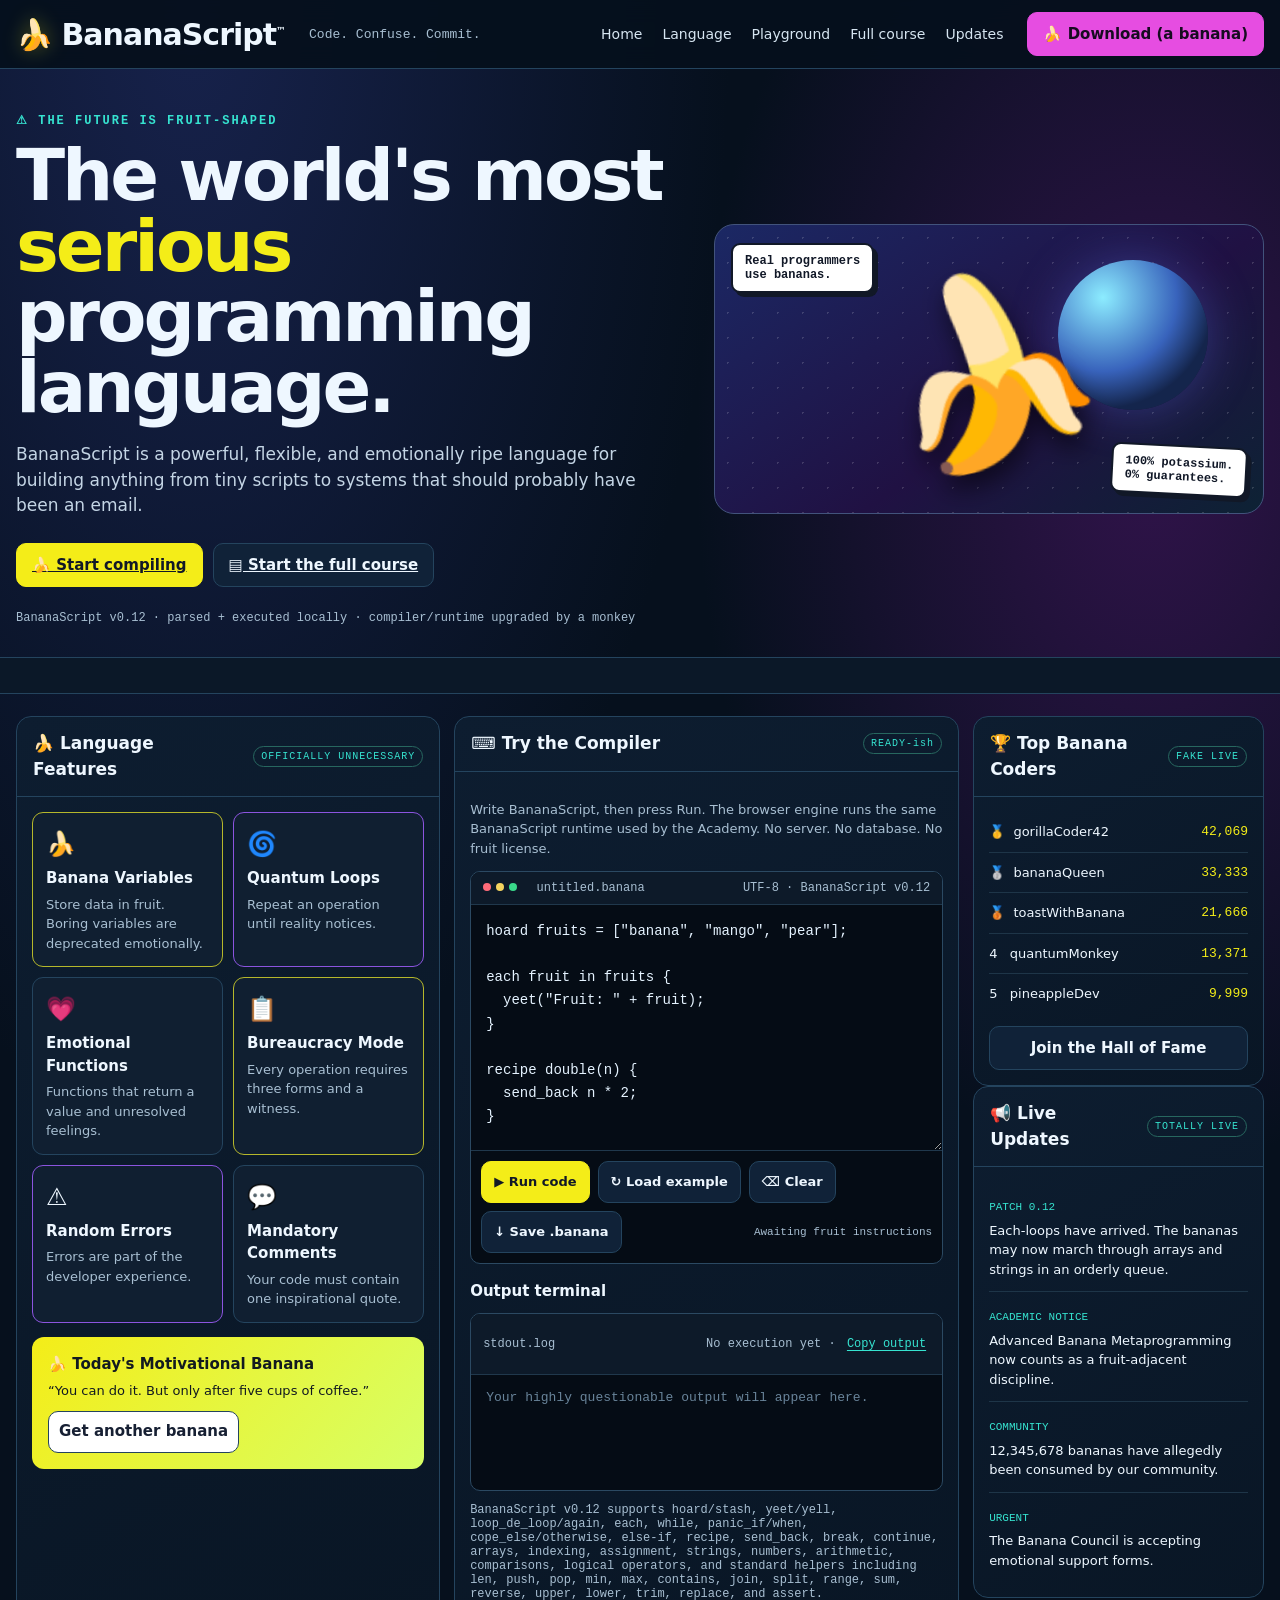
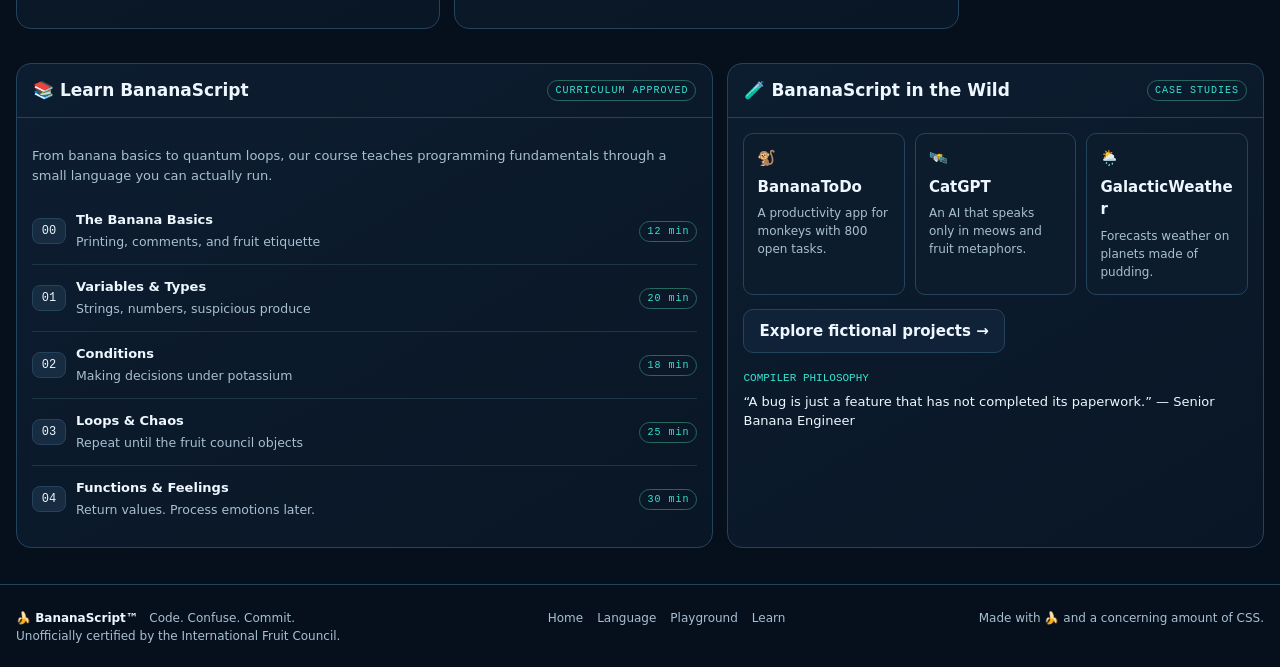
<file: index.html>
<!doctype html>
<html lang="en">
<head>
  <meta charset="utf-8">
  <meta name="viewport" content="width=device-width, initial-scale=1">
  <meta name="theme-color" content="#06101d"><meta name="description" content="Learn programming from zero to advanced with absurd examples, real concepts, and hands-on practice."><link rel="manifest" href="manifest.webmanifest"><link rel="icon" type="image/svg+xml" href="assets/banana.svg"><link rel="apple-touch-icon" href="assets/banana.svg">
  <meta name="description" content="BananaScript: a deeply unserious programming language with a surprisingly real browser compiler.">
  <title>BananaScript — Code. Confuse. Commit.</title>
  <link rel="stylesheet" href="css/style.css">
  <script src="js/banana.js?v=5" defer></script><script src="js/app.js?v=3" defer></script><script src="js/pwa.js?v=2" defer></script>
</head>
<body>
<header class="topbar"><div class="wrap nav"><a class="brand" href="#home"><span class="banana">🍌</span> BananaScript<sup>™</sup></a><span class="tagline">Code. Confuse. Commit.</span><nav class="navlinks" aria-label="Main navigation"><a href="index.html">Home</a><a href="#language">Language</a><a href="#playground">Playground</a><a href="learn.html">Full course</a><a href="#updates">Updates</a></nav><div class="nav-actions"><button class="navbutton" id="installButton" hidden>⬇ Install app</button><button class="navbutton" id="bananaButton">🍌 Download (a banana)</button></div></div></header>
<main id="home">
<section class="wrap hero"><div><div class="eyebrow">⚠ THE FUTURE IS FRUIT-SHAPED</div><h1>The world's most <span>serious</span> programming language.</h1><p>BananaScript is a powerful, flexible, and emotionally ripe language for building anything from tiny scripts to systems that should probably have been an email.</p><div class="actions"><a class="btn primary" href="#playground">🍌 Start compiling</a><a class="btn" href="learn.html">▤ Start the full course</a></div><div class="micro">BananaScript v0.12 · parsed + executed locally · compiler/runtime upgraded by a monkey</div></div><div class="hero-art" aria-label="A banana in a cosmic programming universe"><div class="planet"></div><div class="bigbanana" aria-hidden="true">🍌</div><div class="floatnote note1">Real programmers<br>use bananas.</div><div class="floatnote note2">100% potassium.<br>0% guarantees.</div></div></section>
<div class="ticker" aria-hidden="true"><span>🍌 BREAKING: BANANAS DECLARED Turing-COMPLETE BY A PANEL OF THREE MONKEYS · NEW PATCH: EACH LOOPS HAVE ARRIVED · PLEASE DO NOT RUN THE COMPILER IN A MICROWAVE · THE BANANA COUNCIL IS WATCHING · </span></div>
<section class="wrap layout"><section class="panel" id="language"><div class="panelhead"><h2>🍌 Language Features</h2><span class="pill">OFFICIALLY UNNECESSARY</span></div><div class="panelbody"><div class="featuregrid"><article class="feature"><div class="emoji">🍌</div><h3>Banana Variables</h3><p>Store data in fruit. Boring variables are deprecated emotionally.</p></article><article class="feature"><div class="emoji">🌀</div><h3>Quantum Loops</h3><p>Repeat an operation until reality notices.</p></article><article class="feature"><div class="emoji">💗</div><h3>Emotional Functions</h3><p>Functions that return a value and unresolved feelings.</p></article><article class="feature"><div class="emoji">📋</div><h3>Bureaucracy Mode</h3><p>Every operation requires three forms and a witness.</p></article><article class="feature"><div class="emoji">⚠️</div><h3>Random Errors</h3><p>Errors are part of the developer experience.</p></article><article class="feature"><div class="emoji">💬</div><h3>Mandatory Comments</h3><p>Your code must contain one inspirational quote.</p></article></div><div class="bananaquote"><strong>🍌 Today's Motivational Banana</strong><p id="quote">“You can do it. But only after five cups of coffee.”</p><button class="btn quote-btn" id="quoteButton">Get another banana</button></div></div></section>
<section class="panel" id="playground"><div class="panelhead"><h2>⌨ Try the Compiler</h2><span class="pill" id="compilerState">READY-ish</span></div><div class="panelbody"><p class="intro">Write BananaScript, then press Run. The browser engine runs the same BananaScript runtime used by the Academy. No server. No database. No fruit license.</p><div class="codebox"><div class="editorbar"><span><i class="dot red"></i><i class="dot yellow"></i><i class="dot green"></i> &nbsp;untitled.banana</span><span>UTF-8 · BananaScript v0.12</span></div><label class="sr" for="editor">BananaScript code editor</label><textarea class="editor" id="editor" spellcheck="false" autocapitalize="off" autocomplete="off">hoard fruits = ["banana", "mango", "pear"];

each fruit in fruits {
  yeet("Fruit: " + fruit);
}

recipe double(n) {
  send_back n * 2;
}

yeet("Twice: " + double(21));</textarea><div class="toolbar"><button class="btn primary" id="runButton">▶ Run code</button><button class="btn" id="exampleButton">↻ Load example</button><button class="btn" id="clearButton">⌫ Clear</button><button class="btn" id="saveCodeButton">↓ Save .banana</button><span class="status" id="status">Awaiting fruit instructions</span></div></div><h3 class="subheading">Output terminal</h3><div class="codebox"><div class="editorbar"><span>stdout.log</span><span><span id="runtime">No execution yet</span> · <button class="text-button" id="copyOutputButton" type="button">Copy output</button></span></div><pre class="output" id="output" aria-live="polite"></pre></div><p class="micro footnote">BananaScript v0.12 supports hoard/stash, yeet/yell, loop_de_loop/again, each, while, panic_if/when, cope_else/otherwise, else-if, recipe, send_back, break, continue, arrays, indexing, assignment, strings, numbers, arithmetic, comparisons, logical operators, and standard helpers including len, push, pop, min, max, contains, join, split, range, sum, reverse, upper, lower, trim, replace, and assert.</p></div></section>
<aside class="sidecol"><section class="panel"><div class="panelhead"><h3>🏆 Top Banana Coders</h3><span class="pill">FAKE LIVE</span></div><div class="panelbody"><div class="rankrow"><span>🥇 &nbsp;gorillaCoder42</span><span>42,069</span></div><div class="rankrow"><span>🥈 &nbsp;bananaQueen</span><span>33,333</span></div><div class="rankrow"><span>🥉 &nbsp;toastWithBanana</span><span>21,666</span></div><div class="rankrow"><span>4 &nbsp; quantumMonkey</span><span>13,371</span></div><div class="rankrow"><span>5 &nbsp; pineappleDev</span><span>9,999</span></div><button class="btn full" id="hallButton">Join the Hall of Fame</button></div></section><section class="panel" id="updates"><div class="panelhead"><h3>📢 Live Updates</h3><span class="pill">TOTALLY LIVE</span></div><div class="panelbody"><article class="notice"><small>PATCH 0.12</small><p>Each-loops have arrived. The bananas may now march through arrays and strings in an orderly queue.</p></article><article class="notice"><small>ACADEMIC NOTICE</small><p>Advanced Banana Metaprogramming now counts as a fruit-adjacent discipline.</p></article><article class="notice"><small>COMMUNITY</small><p>12,345,678 bananas have allegedly been consumed by our community.</p></article><article class="notice"><small>URGENT</small><p>The Banana Council is accepting emotional support forms.</p></article></div></section></aside></section>
<section class="wrap bottomgrid" id="learn"><section class="panel"><div class="panelhead"><h2>📚 Learn BananaScript</h2><span class="pill">CURRICULUM APPROVED</span></div><div class="panelbody"><p class="intro">From banana basics to quantum loops, our course teaches programming fundamentals through a small language you can actually run.</p><div class="lessonrow"><span class="lessonnum">00</span><div><strong>The Banana Basics</strong><small>Printing, comments, and fruit etiquette</small></div><span class="pill">12 min</span></div><div class="lessonrow"><span class="lessonnum">01</span><div><strong>Variables &amp; Types</strong><small>Strings, numbers, suspicious produce</small></div><span class="pill">20 min</span></div><div class="lessonrow"><span class="lessonnum">02</span><div><strong>Conditions</strong><small>Making decisions under potassium</small></div><span class="pill">18 min</span></div><div class="lessonrow"><span class="lessonnum">03</span><div><strong>Loops &amp; Chaos</strong><small>Repeat until the fruit council objects</small></div><span class="pill">25 min</span></div><div class="lessonrow"><span class="lessonnum">04</span><div><strong>Functions &amp; Feelings</strong><small>Return values. Process emotions later.</small></div><span class="pill">30 min</span></div></div></section><section class="panel"><div class="panelhead"><h2>🧪 BananaScript in the Wild</h2><span class="pill">CASE STUDIES</span></div><div class="panelbody"><div class="docs"><article class="doc"><span>🐒</span><strong>BananaToDo</strong><p>A productivity app for monkeys with 800 open tasks.</p></article><article class="doc"><span>🛰️</span><strong>CatGPT</strong><p>An AI that speaks only in meows and fruit metaphors.</p></article><article class="doc"><span>🌦️</span><strong>GalacticWeather</strong><p>Forecasts weather on planets made of pudding.</p></article></div><button class="btn projects-btn" id="projectsButton">Explore fictional projects →</button><article class="notice"><small>COMPILER PHILOSOPHY</small><p>“A bug is just a feature that has not completed its paperwork.” — Senior Banana Engineer</p></article></div></section></section>
</main>
<footer class="footer"><div class="wrap footerinner"><div><strong>🍌 BananaScript™</strong> &nbsp; Code. Confuse. Commit.<br><span>Unofficially certified by the International Fruit Council.</span></div><div><a href="#home">Home</a><a href="#language">Language</a><a href="#playground">Playground</a><a href="#learn">Learn</a></div><div>Made with 🍌 and a concerning amount of CSS.</div></div></footer><div class="toast" id="toast" role="status"></div>
</body></html>
</file>
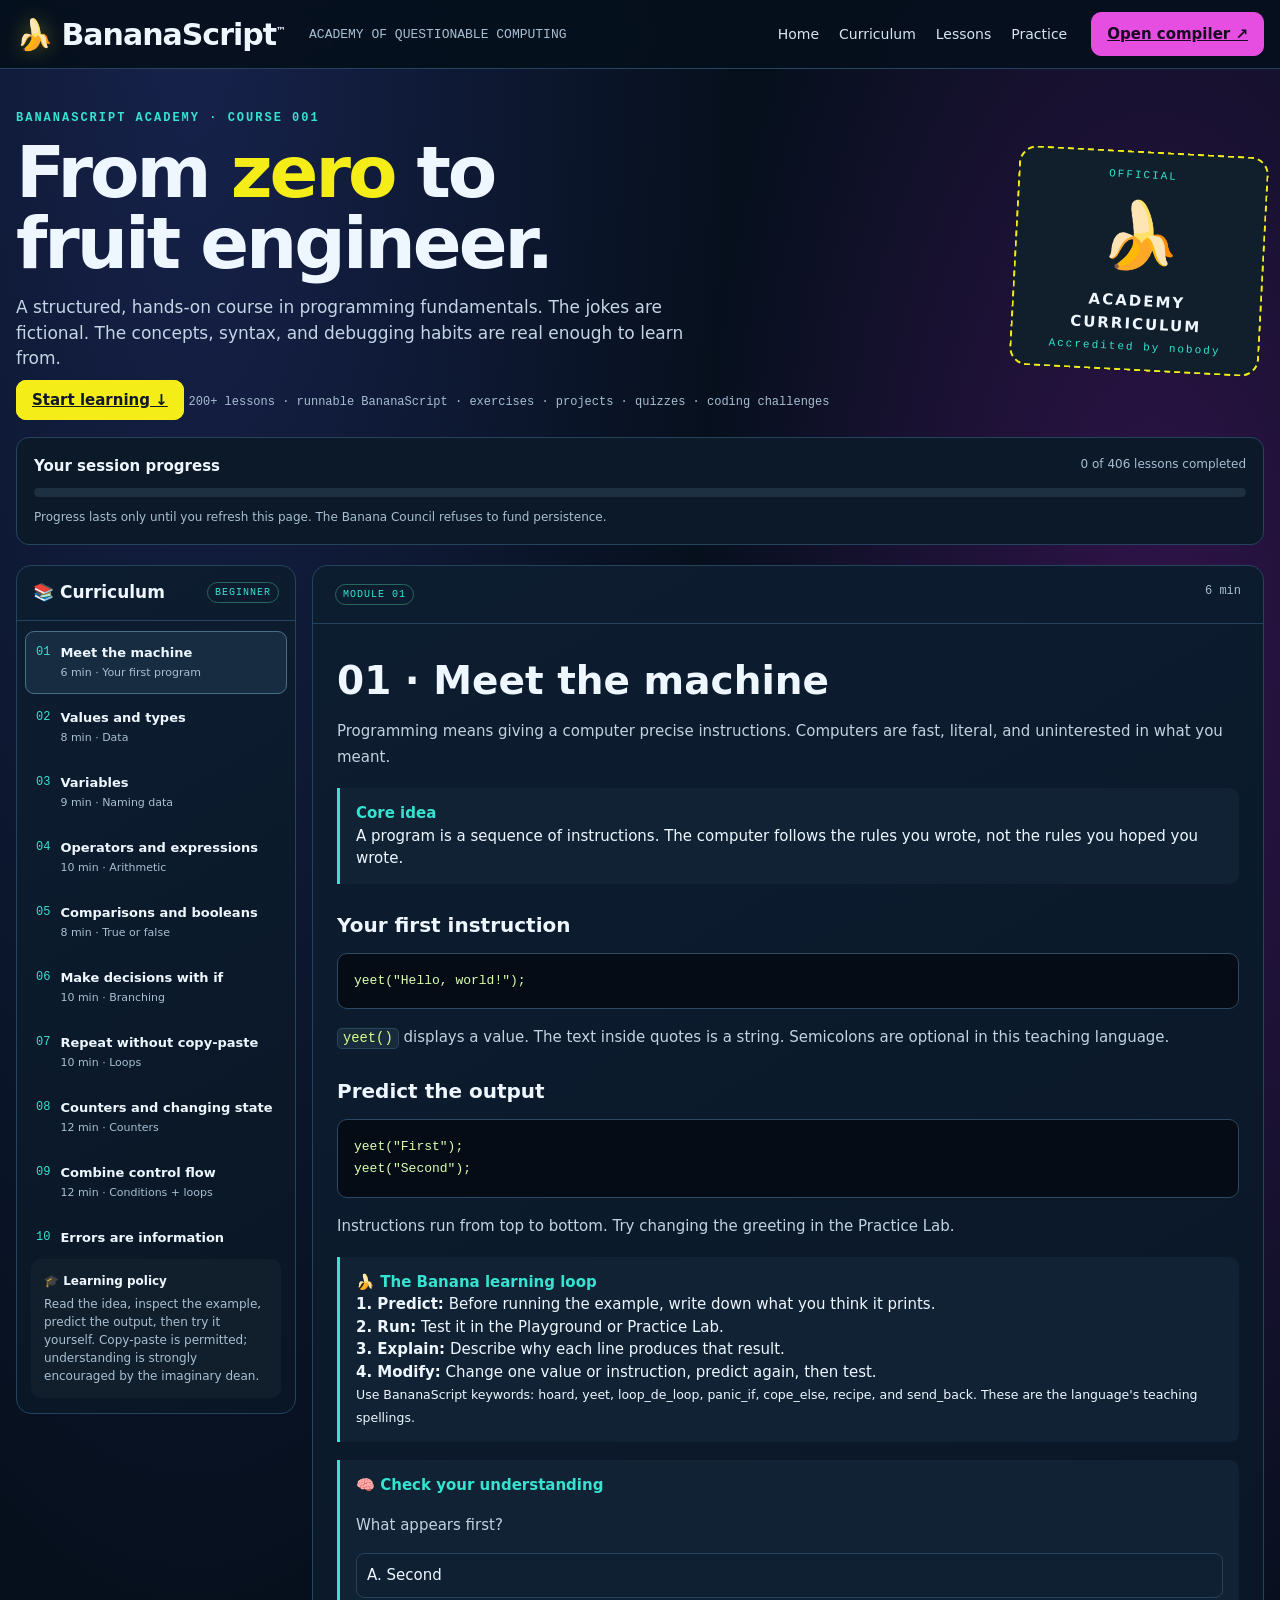
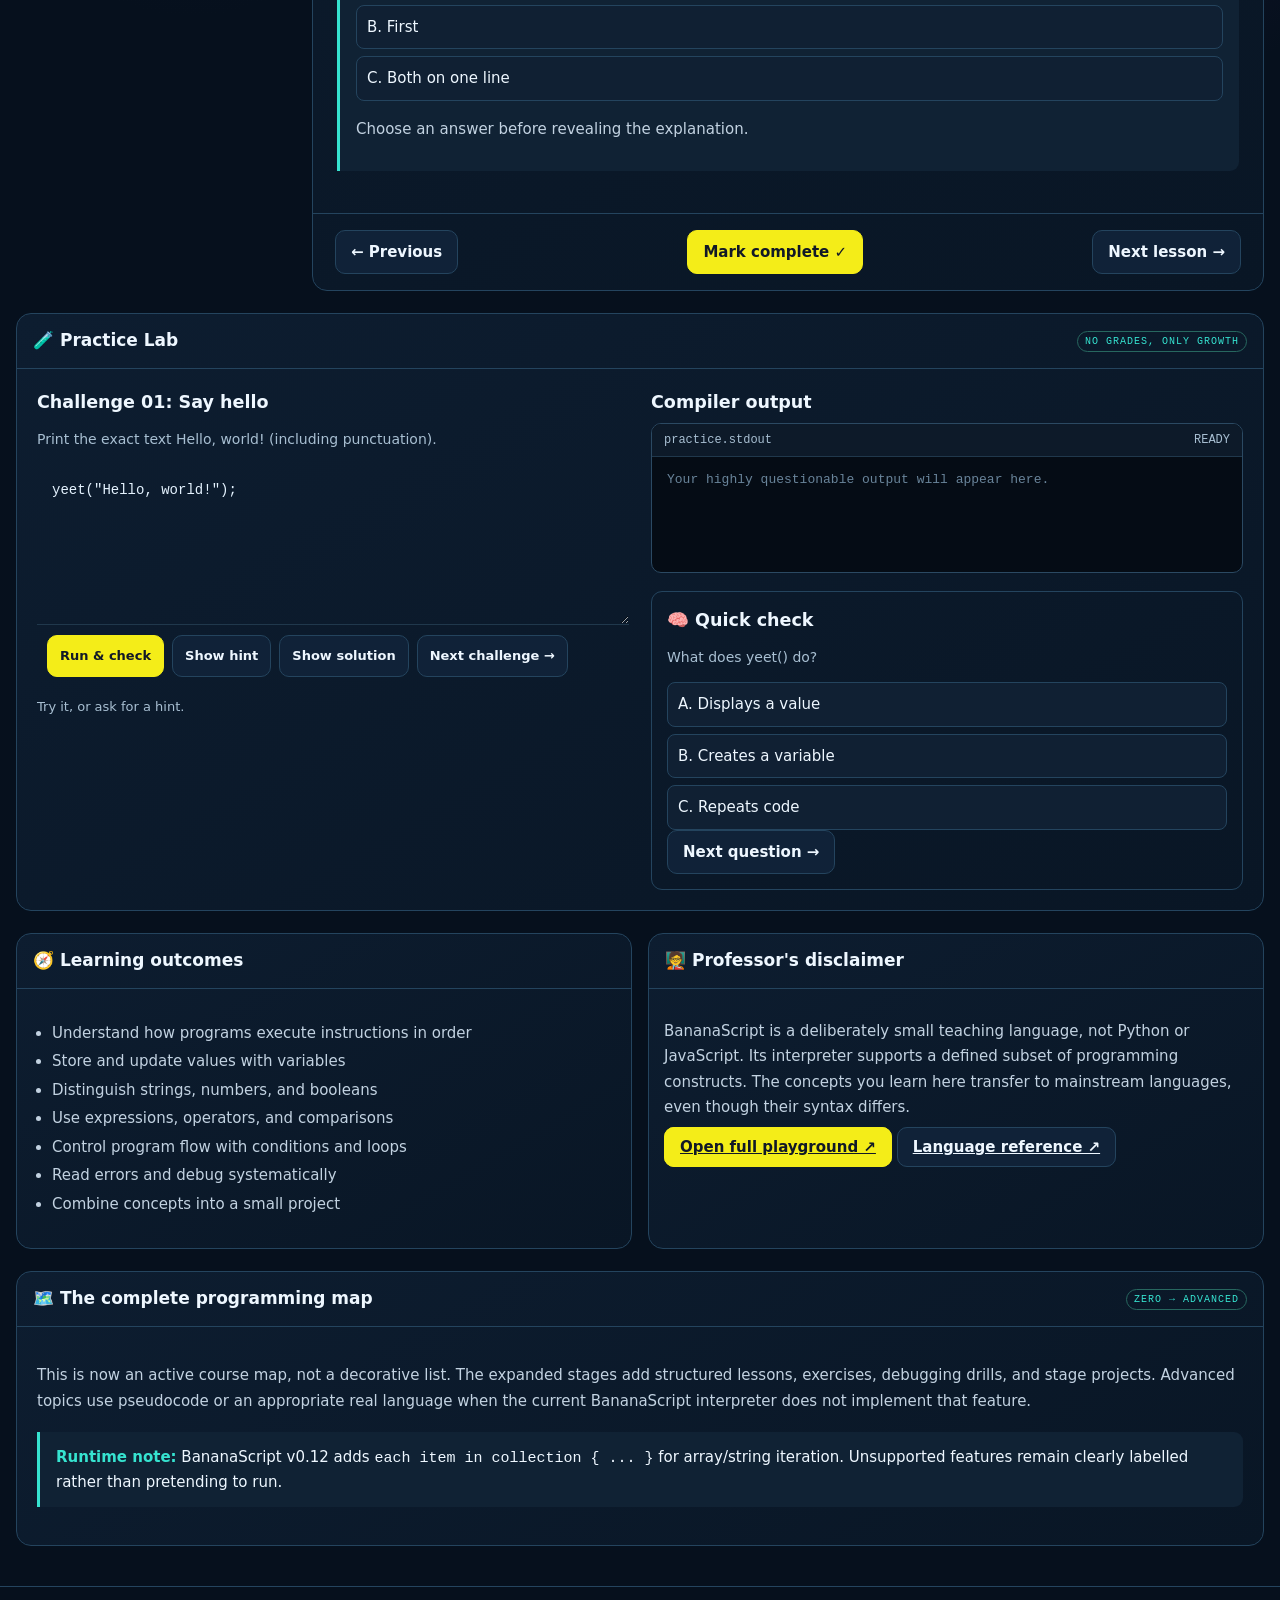
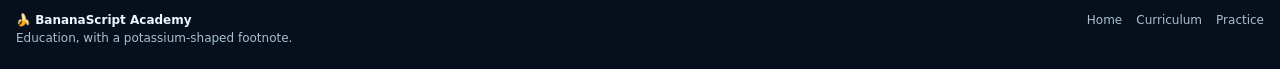
<file: learn.html>
<!doctype html><html lang="en"><head><meta charset="utf-8"><meta name="viewport" content="width=device-width,initial-scale=1"><meta name="theme-color" content="#06101d"><meta name="description" content="Learn programming from zero to advanced with absurd examples, real concepts, and hands-on practice."><link rel="manifest" href="manifest.webmanifest"><link rel="icon" type="image/svg+xml" href="assets/banana.svg"><link rel="apple-touch-icon" href="assets/banana.svg"><title>BananaScript Academy — Learn to Code</title><link rel="stylesheet" href="css/style.css"><link rel="stylesheet" href="css/learn.css"><script src="js/banana.js?v=5" defer></script><script src="js/learn.js?v=29" defer></script><script src="js/pwa.js?v=2" defer></script></head><body><header class="topbar"><div class="wrap nav"><a class="brand" href="index.html"><span class="banana">🍌</span> BananaScript<sup>™</sup></a><span class="tagline">ACADEMY OF QUESTIONABLE COMPUTING</span><nav class="navlinks"><a href="index.html">Home</a><a href="#curriculum">Curriculum</a><a href="#lesson">Lessons</a><a href="#practice">Practice</a></nav><div class="nav-actions"><button class="navbutton" id="installButton" hidden>⬇ Install app</button><a class="navbutton" href="index.html#playground">Open compiler ↗</a></div></div></header><main class="wrap academy"><section class="academy-hero"><div><div class="eyebrow">BANANASCRIPT ACADEMY · COURSE 001</div><h1>From <span>zero</span> to<br>fruit engineer.</h1><p>A structured, hands-on course in programming fundamentals. The jokes are fictional. The concepts, syntax, and debugging habits are real enough to learn from.</p><a class="btn primary" href="#lesson">Start learning ↓</a> <span class="micro">200+ lessons · runnable BananaScript · exercises · projects · quizzes · coding challenges</span></div><div class="course-stamp"><span>OFFICIAL</span><b>🍌</b><strong>ACADEMY<br>CURRICULUM</strong><small>Accredited by nobody</small></div></section><section class="course-progress"><div class="progress-copy"><strong>Your session progress</strong><span id="progressText">0 of 200+ lessons completed</span></div><div class="progress-track"><div id="progressBar"></div></div><small>Progress lasts only until you refresh this page. The Banana Council refuses to fund persistence.</small></section><section class="academy-layout" id="curriculum"><aside class="course-sidebar panel"><div class="panelhead"><h2>📚 Curriculum</h2><span class="pill">BEGINNER</span></div><div class="module-list" id="moduleList"></div><div class="sidebar-note"><strong>🎓 Learning policy</strong><p>Read the idea, inspect the example, predict the output, then try it yourself. Copy-paste is permitted; understanding is strongly encouraged by the imaginary dean.</p></div></aside><article class="lesson-panel panel" id="lesson"><div class="lesson-top"><span class="pill" id="lessonModule">MODULE 01</span><span class="micro" id="lessonDuration">6 min</span></div><div id="lessonContent" class="lesson-content"></div><div class="lesson-nav"><button class="btn" id="prevLesson">← Previous</button><button class="btn primary" id="completeLesson">Mark complete ✓</button><button class="btn" id="nextLesson">Next lesson →</button></div></article></section><section class="practice-section panel" id="practice"><div class="panelhead"><h2>🧪 Practice Lab</h2><span class="pill">NO GRADES, ONLY GROWTH</span></div><div class="practice-grid"><div><h3 id="challengeTitle">Challenge 01: Say hello</h3><p id="challengePrompt"></p><label for="challengeEditor" class="sr">Practice code editor</label><textarea id="challengeEditor" class="editor challenge-editor" spellcheck="false"></textarea><div class="toolbar"><button class="btn primary" id="checkChallenge">Run &amp; check</button><button class="btn" id="loadHint">Show hint</button><button class="btn" id="loadSolution">Show solution</button><button class="btn" id="nextChallenge">Next challenge →</button></div><div class="feedback" id="challengeFeedback" aria-live="polite"></div></div><div><h3>Compiler output</h3><div class="codebox"><div class="editorbar"><span>practice.stdout</span><span id="practiceState">READY</span></div><pre class="output" id="practiceOutput"></pre></div><div class="quizbox"><h3>🧠 Quick check</h3><p id="quizQuestion"></p><div id="quizOptions" class="quiz-options"></div><div id="quizFeedback" aria-live="polite"></div><button class="btn" id="nextQuiz">Next question →</button></div></div></div></section><section class="course-bottom"><div class="panel"><div class="panelhead"><h2>🧭 Learning outcomes</h2></div><div class="panelbody"><ul class="outcomes"><li>Understand how programs execute instructions in order</li><li>Store and update values with variables</li><li>Distinguish strings, numbers, and booleans</li><li>Use expressions, operators, and comparisons</li><li>Control program flow with conditions and loops</li><li>Read errors and debug systematically</li><li>Combine concepts into a small project</li></ul></div></div><div class="panel"><div class="panelhead"><h2>🧑‍🏫 Professor's disclaimer</h2></div><div class="panelbody"><p>BananaScript is a deliberately small teaching language, not Python or JavaScript. Its interpreter supports a defined subset of programming constructs. The concepts you learn here transfer to mainstream languages, even though their syntax differs.</p><a class="btn primary" href="index.html#playground">Open full playground ↗</a> <a class="btn" href="LANGUAGE.md">Language reference ↗</a></div></div></section><section class="master-syllabus panel" id="master-syllabus"><div class="panelhead"><h2>🗺️ The complete programming map</h2><span class="pill">ZERO → ADVANCED</span></div><div class="panelbody"><p>This is now an active course map, not a decorative list. The expanded stages add structured lessons, exercises, debugging drills, and stage projects. Advanced topics use pseudocode or an appropriate real language when the current BananaScript interpreter does not implement that feature.</p><div class="concept-callout"><strong>Runtime note:</strong> BananaScript v0.12 adds <code>each item in collection { ... }</code> for array/string iteration. Unsupported features remain clearly labelled rather than pretending to run.</div></div></section></main><footer class="footer"><div class="wrap footerinner"><div><strong>🍌 BananaScript Academy</strong><br><span>Education, with a potassium-shaped footnote.</span></div><div><a href="index.html">Home</a><a href="#curriculum">Curriculum</a><a href="#practice">Practice</a></div></div></footer></body></html>
</file>
<file: css/style.css>
:root{--bg:#06101d;--panel:#0b1a2b;--line:#24445e;--text:#eef7ff;--muted:#a8bfd2;--yellow:#f4ed18;--pink:#e64de1;--cyan:#36e3d0}
*{box-sizing:border-box}html{scroll-behavior:smooth}body{margin:0;background:radial-gradient(ellipse at 15% 0%,#17224c 0,transparent 35%),radial-gradient(ellipse at 90% 20%,#30134a 0,transparent 28%),var(--bg);color:var(--text);font:15px/1.5 system-ui,-apple-system,Segoe UI,sans-serif}a{color:inherit}button,textarea{font:inherit}button{cursor:pointer}.wrap{width:min(1400px,100% - 32px);margin:auto}.topbar{position:sticky;top:0;z-index:10;background:#06101df2;backdrop-filter:blur(12px);border-bottom:1px solid var(--line)}.nav{min-height:68px;display:flex;align-items:center;gap:24px}.brand{font-size:clamp(20px,3vw,30px);font-weight:900;letter-spacing:-1px;text-decoration:none;white-space:nowrap}.brand sup{font-size:10px}.banana{color:var(--yellow);filter:drop-shadow(0 0 10px #f4ed1850)}.tagline{color:var(--muted);font:13px ui-monospace,monospace}.navlinks{display:flex;gap:20px;margin-left:auto}.navlinks a{text-decoration:none;color:#d6e5f1;font-size:14px}.navlinks a:hover{color:var(--yellow)}.navbutton,.btn{border:1px solid var(--line);border-radius:10px;padding:10px 15px;background:#102238;color:var(--text);font-weight:750}.navbutton{background:var(--pink);border-color:var(--pink);color:#160b20}.btn:hover,.navbutton:hover{transform:translateY(-1px);filter:brightness(1.08)}.hero{display:grid;grid-template-columns:1.1fr .9fr;gap:26px;align-items:center;padding:44px 0 32px}.eyebrow{color:var(--cyan);font:700 12px ui-monospace,monospace;letter-spacing:2px}.hero h1{font-size:clamp(38px,6vw,72px);line-height:.98;letter-spacing:-3px;margin:12px 0 20px}.hero h1 span{color:var(--yellow)}.hero p{color:#c4d5e5;max-width:650px;font-size:17px}.actions{display:flex;gap:10px;flex-wrap:wrap;margin:24px 0}.btn.primary{background:var(--yellow);color:#111827;border-color:var(--yellow)}.micro{font:12px ui-monospace,monospace;color:var(--muted)}.hero-art{position:relative;min-height:290px;border:1px solid #42537c;border-radius:20px;overflow:hidden;background:linear-gradient(145deg,#1b2864,#201143 58%,#0d2234);display:grid;place-items:center}.hero-art:before{content:"";position:absolute;inset:0;background-image:radial-gradient(#ffffff80 1px,transparent 1px);background-size:25px 25px;opacity:.3}.planet{position:absolute;width:150px;height:150px;border-radius:50%;right:10%;top:12%;background:radial-gradient(circle at 30% 25%,#8cecff,#3863bc 48%,#14254c 72%);box-shadow:0 0 50px #5f7eff55}.bigbanana{z-index:1;font-size:clamp(100px,18vw,180px);filter:drop-shadow(0 14px 12px #0008);transform:rotate(-12deg)}.floatnote{position:absolute;z-index:2;background:#fff;color:#111827;border:2px solid #111827;border-radius:9px;padding:9px 12px;font:700 12px ui-monospace,monospace;box-shadow:4px 4px 0 #111827}.note1{top:18px;left:16px}.note2{right:16px;bottom:18px;transform:rotate(3deg)}.ticker{border-block:1px solid var(--line);background:#0b1828;padding:10px 0;overflow:hidden;color:var(--yellow);font:12px ui-monospace,monospace;white-space:nowrap}.ticker span{display:inline-block;padding-left:100%;animation:marquee 28s linear infinite}@keyframes marquee{to{transform:translateX(-100%)}}.layout{display:grid;grid-template-columns:minmax(0,1.05fr) minmax(0,1.25fr) minmax(230px,.72fr);gap:14px;padding:22px 0 34px}.panel{background:linear-gradient(150deg,#0d1d30,#091625);border:1px solid var(--line);border-radius:15px;overflow:hidden;min-width:0}.panelhead{padding:14px 16px;border-bottom:1px solid var(--line);display:flex;align-items:center;justify-content:space-between;gap:10px}.panelhead h2,.panelhead h3{margin:0;font-size:17px}.panelbody{padding:15px}.featuregrid{display:grid;grid-template-columns:1fr 1fr;gap:10px}.feature{border:1px solid var(--line);border-radius:11px;padding:13px;background:#101f31}.feature:nth-child(3n+1){border-color:#b5b72b}.feature:nth-child(3n+2){border-color:#8b54df}.emoji{font-size:24px}.feature h3{margin:5px 0;font-size:15px}.feature p,.intro{color:var(--muted);font-size:13px}.feature p{margin:0}.sectionlabel,.pill{font:10px ui-monospace,monospace;color:var(--cyan);letter-spacing:1px}.pill{border:1px solid #27675f;border-radius:99px;padding:4px 7px;white-space:nowrap}.codebox{background:#050c15;border:1px solid #2b4962;border-radius:10px;overflow:hidden}.editorbar{display:flex;align-items:center;justify-content:space-between;background:#0d1a29;padding:9px 12px;color:var(--muted);font:12px ui-monospace,monospace;border-bottom:1px solid #20384c}.dot{display:inline-block;width:8px;height:8px;border-radius:50%;background:#ff6b79;margin-right:5px}.dot.yellow{background:#f4d35e}.dot.green{background:#39d98a}.editor{display:block;width:100%;min-height:245px;resize:vertical;border:0;outline:0;background:transparent;color:#e5f3ff;padding:15px;font:14px/1.65 ui-monospace,SFMono-Regular,Consolas,monospace;tab-size:2;white-space:pre;overflow:auto}.toolbar{display:flex;gap:8px;flex-wrap:wrap;padding:10px;border-top:1px solid #20384c}.toolbar .btn{padding:8px 12px;font-size:13px}.status{margin-left:auto;align-self:center;color:var(--muted);font:11px ui-monospace,monospace}.output{min-height:115px;max-height:250px;overflow:auto;margin:0;padding:13px 15px;white-space:pre-wrap;overflow-wrap:anywhere;color:#c5f9e8;font:13px/1.6 ui-monospace,monospace}.output:empty:before{content:"Your highly questionable output will appear here.";color:#69849a}.output.error{color:#ff9cad}.subheading{font-size:15px;margin:16px 0 10px}.rankrow{display:flex;justify-content:space-between;gap:10px;padding:10px 0;border-bottom:1px solid #1e3548;font-size:13px}.rankrow:last-of-type{border:0}.rankrow span:last-child{color:var(--yellow);font-family:ui-monospace,monospace}.full{width:100%;margin-top:12px}.bananaquote{background:linear-gradient(130deg,#f4ed18,#d7ff65);color:#121a20;border-radius:12px;padding:16px;margin-top:14px}.bananaquote strong{display:block;font-size:15px}.bananaquote p{margin:6px 0 0;font-size:13px}.quote-btn{margin-top:10px;background:#fff;color:#172033;padding:6px 10px}.notice{padding:12px 0;border-bottom:1px solid #1e3548}.notice:last-child{border:0}.notice small{color:var(--cyan);font:11px ui-monospace,monospace}.notice p{margin:4px 0 0;font-size:13px}.lessonrow{display:grid;grid-template-columns:34px 1fr auto;gap:10px;align-items:center;padding:12px 0;border-bottom:1px solid #1e3548}.lessonrow:last-child{border:0}.lessonnum{background:#172c41;border:1px solid var(--line);border-radius:8px;text-align:center;padding:5px;font:12px ui-monospace,monospace}.lessonrow strong{font-size:13px;display:block}.lessonrow small{color:var(--muted)}.bottomgrid{display:grid;grid-template-columns:1.3fr 1fr;gap:14px;padding-bottom:36px}.docs{display:grid;grid-template-columns:repeat(3,1fr);gap:10px}.doc{padding:13px;border:1px solid var(--line);border-radius:10px;background:#0d1c2c}.doc strong{display:block;margin:6px 0}.doc p{font-size:12px;color:var(--muted);margin:0}.projects-btn{margin-top:14px}.footer{border-top:1px solid var(--line);padding:24px 0;color:var(--muted);font-size:12px}.footerinner{display:flex;justify-content:space-between;gap:16px;flex-wrap:wrap}.footer strong{color:var(--text)}.footer a{margin-left:14px;text-decoration:none}.toast{position:fixed;bottom:18px;left:50%;transform:translateX(-50%);background:var(--yellow);color:#111827;padding:11px 16px;border-radius:10px;font-weight:800;box-shadow:0 8px 30px #0008;display:none;z-index:20}.toast.show{display:block}.sr{position:absolute;width:1px;height:1px;padding:0;margin:-1px;overflow:hidden;clip:rect(0,0,0,0);white-space:nowrap;border:0}
@media(max-width:1050px){.layout{grid-template-columns:1fr 1.2fr}.sidecol{grid-column:1/-1;display:grid;grid-template-columns:1fr 1fr;gap:14px}.navlinks{gap:12px}.tagline{display:none}}
@media(max-width:720px){.wrap{width:min(100% - 22px,1400px)}.nav{gap:12px;min-height:60px}.navlinks{display:none}.navbutton{margin-left:auto;padding:8px 10px;font-size:12px}.hero{grid-template-columns:1fr;padding-top:28px}.hero h1{letter-spacing:-2px}.hero-art{min-height:220px}.layout{grid-template-columns:1fr}.sidecol{grid-column:auto;display:flex;flex-direction:column}.bottomgrid{grid-template-columns:1fr}.docs{grid-template-columns:1fr}.featuregrid{grid-template-columns:1fr 1fr}.panelhead{align-items:flex-start}.panelhead h2,.panelhead h3{font-size:15px}.pill{font-size:9px}.status{width:100%;margin-left:0}}
@media(prefers-reduced-motion:reduce){*,*:before,*:after{animation:none!important;scroll-behavior:auto!important}}
/* PWA controls and small-screen resilience */
.nav-actions{display:flex;align-items:center;gap:8px}.navbutton[hidden]{display:none!important}img,svg,video,canvas{max-width:100%}pre,code{overflow-wrap:anywhere}textarea{max-width:100%;min-width:0}@media(max-width:760px){.nav{flex-wrap:wrap;gap:10px}.navlinks{order:3;width:100%;overflow-x:auto;white-space:nowrap;padding-bottom:5px}.tagline{display:none}.nav-actions{margin-left:auto;flex-wrap:wrap}.navbutton{font-size:12px;padding:9px 10px}.hero,.layout,.bottomgrid,.academy-layout,.practice-grid,.course-bottom{grid-template-columns:minmax(0,1fr)!important}.wrap{width:min(100% - 24px,1200px)}.panelhead{gap:10px;flex-wrap:wrap}.toolbar{flex-wrap:wrap}.toolbar .btn{max-width:100%}.lesson-nav{flex-wrap:wrap}.lesson-nav .btn{flex:1 1 130px}.syllabus-grid,.syntax-grid,.featuregrid{grid-template-columns:repeat(auto-fit,minmax(min(100%,220px),1fr))!important}.editor{font-size:14px;min-height:220px}.course-stamp{max-width:260px;margin:auto}}@media(max-width:380px){.nav-actions{width:100%}.nav-actions .navbutton{flex:1}.hero h1{font-size:clamp(2.2rem,12vw,3.5rem)}.panelbody{padding:14px}}

.text-button{border:0;background:transparent;color:var(--cyan);font:inherit;text-decoration:underline;text-underline-offset:3px;cursor:pointer;padding:2px 4px}.text-button:hover{color:var(--yellow)}.text-button:focus-visible{outline:2px solid var(--yellow);outline-offset:3px;border-radius:4px}

/* Responsive refinement: phones, tablets, touch, zoom and narrow embedded views */
:root{scroll-padding-top:78px}
html{overflow-x:clip}
body{min-width:0;overflow-wrap:anywhere}
button,a,textarea{touch-action:manipulation}
button,.btn,.navbutton{min-height:42px}
a:focus-visible,button:focus-visible,textarea:focus-visible{outline:3px solid var(--cyan);outline-offset:3px}
.panel,.panelbody,.panelhead,.codebox,.editorbar,.toolbar,.nav-actions{min-width:0}
.editor{display:block;width:100%;max-width:100%;min-width:0;resize:vertical;tab-size:2}
pre,.output,.editor{overflow-wrap:anywhere;word-break:normal}
img,iframe,video,canvas{height:auto;max-width:100%}
@media(max-width:900px){
  .nav{flex-wrap:wrap;padding:10px 0}
  .brand{margin-right:auto}
  .tagline{display:none}
  .navlinks{order:3;display:flex;width:100%;margin:0;gap:8px;overflow-x:auto;padding:4px 0 8px;scrollbar-width:thin}
  .navlinks a{flex:0 0 auto;padding:8px 10px;border:1px solid var(--line);border-radius:9px}
  .nav-actions{margin-left:0}
  .layout{grid-template-columns:minmax(0,1fr)!important}
  .sidecol{display:grid;grid-template-columns:repeat(auto-fit,minmax(min(100%,260px),1fr))}
}
@media(max-width:600px){
  .wrap{width:calc(100% - 24px)}
  .hero,.academy-hero{grid-template-columns:minmax(0,1fr);gap:18px;padding-top:26px}
  .hero h1,.academy-hero h1{font-size:clamp(2.25rem,10vw,3.5rem);letter-spacing:-1.5px}
  .hero p,.academy-hero p{font-size:16px}
  .hero-art{min-height:190px}
  .floatnote{font-size:10px;padding:7px 9px}
  .featuregrid,.docs{grid-template-columns:repeat(2,minmax(0,1fr))}
  .panelhead{padding:13px 14px}
  .panelbody{padding:14px}
  .editor{font-size:16px;line-height:1.6;min-height:210px}
  .editorbar{gap:8px;flex-wrap:wrap;font-size:11px}
  .toolbar .btn,.actions .btn{flex:1 1 135px}
  .status{flex:1 1 100%}
  .course-progress{padding:13px}
  .progress-copy{flex-wrap:wrap}
  .academy-layout{grid-template-columns:minmax(0,1fr)}
  .course-sidebar{position:static}
  .module-list{max-height:280px}
  .lesson-content{padding:17px;min-height:0}
  .lesson-nav{padding:13px}
  .practice-grid{padding:14px;gap:16px}
  .course-stamp{height:180px}
  .footerinner{flex-direction:column}
}
@media(max-width:360px){
  .featuregrid,.docs{grid-template-columns:minmax(0,1fr)}
  .nav-actions{width:100%}
  .nav-actions .navbutton{flex:1}
  .navbutton{white-space:normal}
  .hero h1,.academy-hero h1{font-size:2.2rem}
  .pill{white-space:normal}
}
@media(orientation:landscape) and (max-height:500px) and (max-width:900px){
  .topbar{position:relative}
  .hero{padding-top:18px}
  .hero-art{min-height:150px}
}
</file>
<file: css/learn.css>
.academy{padding-bottom:40px}.academy-hero{display:grid;grid-template-columns:1fr 250px;gap:28px;align-items:center;padding:42px 0 26px}.academy-hero h1{font-size:clamp(42px,6vw,72px);line-height:.98;letter-spacing:-3px;margin:12px 0}.academy-hero h1 span{color:var(--yellow)}.academy-hero p{max-width:700px;color:#c4d5e5;font-size:17px}.course-stamp{height:220px;border:2px dashed var(--yellow);border-radius:18px;display:flex;flex-direction:column;align-items:center;justify-content:center;gap:6px;transform:rotate(3deg);background:#111e2b}.course-stamp span,.course-stamp small{font:11px ui-monospace,monospace;color:var(--cyan);letter-spacing:2px}.course-stamp b{font-size:65px}.course-stamp strong{text-align:center;letter-spacing:2px}.course-progress{padding:17px;border:1px solid var(--line);border-radius:13px;background:#0b1928;margin-bottom:20px}.progress-copy{display:flex;justify-content:space-between;gap:12px;margin-bottom:10px}.progress-copy span,.course-progress small{color:var(--muted);font-size:12px}.progress-track{height:9px;background:#1c3042;border-radius:20px;overflow:hidden;margin-bottom:8px}.progress-track div{height:100%;width:0;background:linear-gradient(90deg,var(--cyan),var(--yellow));transition:width .2s}.academy-layout{display:grid;grid-template-columns:280px minmax(0,1fr);gap:16px;align-items:start}.course-sidebar{position:sticky;top:84px}.module-list{padding:8px;max-height:70vh;overflow:auto}.module-button{display:flex;width:100%;gap:10px;align-items:flex-start;text-align:left;padding:11px 10px;border:1px solid transparent;border-radius:9px;background:transparent;color:var(--text);margin:2px 0}.module-button:hover{background:#13263a}.module-button.active{background:#172c40;border-color:#477086}.module-number{font:12px ui-monospace,monospace;color:var(--cyan);padding-top:2px}.module-button strong{display:block;font-size:13px}.module-button small{display:block;color:var(--muted);font-size:11px;margin-top:3px}.module-button.done .module-number{color:var(--yellow)}.sidebar-note{margin:8px 14px 15px;padding:13px;border-radius:10px;background:#111f2d;font-size:12px}.sidebar-note p{color:var(--muted);margin:5px 0 0}.lesson-panel{min-height:500px}.lesson-top{display:flex;justify-content:space-between;padding:18px 22px;border-bottom:1px solid var(--line)}.lesson-content{padding:24px;min-height:400px}.lesson-content h1{font-size:clamp(27px,4vw,39px);line-height:1.1;margin:12px 0}.lesson-content h2{font-size:20px;margin:26px 0 8px}.lesson-content p,.lesson-content li{color:#c2d2e1;line-height:1.75}.lesson-content code{font:.92em ui-monospace,monospace;background:#172b3d;border:1px solid #29465d;border-radius:5px;padding:2px 5px;color:#d9ff8a}.lesson-content pre{white-space:pre-wrap;overflow:auto;background:#050c15;border:1px solid #2b4962;border-radius:10px;padding:16px;color:#d9ffb0;font:13px/1.7 ui-monospace,monospace}.concept-callout{padding:14px 16px;border-left:3px solid var(--cyan);background:#102234;border-radius:0 9px 9px 0;margin:18px 0}.concept-callout strong{color:var(--cyan)}.lesson-nav{display:flex;gap:8px;justify-content:space-between;flex-wrap:wrap;padding:16px 22px;border-top:1px solid var(--line)}.practice-section{margin-top:22px}.practice-grid{display:grid;grid-template-columns:1fr 1fr;gap:22px;padding:20px}.practice-grid h3{margin:0 0 8px}.practice-grid p{color:var(--muted);font-size:14px}.challenge-editor{min-height:160px}.feedback{font-size:13px;color:var(--muted);padding:10px 0}.feedback.good{color:#8cf0be}.feedback.bad{color:#ff9cad}.quizbox{border:1px solid var(--line);border-radius:11px;padding:15px;margin-top:18px}.quiz-options{display:grid;gap:7px}.quiz-option{width:100%;text-align:left;padding:10px;border:1px solid var(--line);border-radius:8px;background:#102033;color:var(--text)}.quiz-option:hover{border-color:var(--cyan)}.quiz-option:disabled{opacity:.8}.course-bottom{display:grid;grid-template-columns:1fr 1fr;gap:16px;margin-top:22px}.outcomes{padding-left:20px;color:#c2d2e1;line-height:1.9}.course-bottom .panelbody p{color:#c2d2e1;line-height:1.7}@media(max-width:850px){.academy-layout,.practice-grid,.course-bottom{grid-template-columns:1fr}.course-sidebar{position:static}.module-list{display:grid;grid-template-columns:1fr 1fr;max-height:none}.lesson-panel{min-height:0}}@media(max-width:560px){.academy-hero{grid-template-columns:1fr;padding-top:28px}.course-stamp{height:150px;width:180px;justify-self:center}.module-list{grid-template-columns:1fr}.lesson-content{padding:18px}.lesson-nav{padding:14px}.progress-copy{flex-direction:column;gap:3px}.practice-grid{padding:14px}.academy-hero h1{letter-spacing:-2px}}
.master-syllabus,.syntax-reference{margin-top:22px}.master-syllabus .panelbody,.syntax-reference .panelbody{padding:20px}.master-syllabus .panelbody>p,.syntax-reference .panelbody>p{color:#c2d2e1;line-height:1.75}.syllabus-grid{display:grid;grid-template-columns:repeat(2,minmax(0,1fr));gap:12px;margin:20px 0}.syllabus-grid article{border:1px solid var(--line);background:#0c1927;border-radius:11px;padding:16px}.syllabus-grid article span{font:11px ui-monospace,monospace;color:var(--cyan);letter-spacing:1px}.syllabus-grid h3{font-size:16px;margin:8px 0}.syllabus-grid p{font-size:13px;line-height:1.7;color:#c2d2e1;margin:0}.syntax-grid{display:grid;grid-template-columns:repeat(2,minmax(0,1fr));gap:12px}.syntax-grid>div{min-width:0}.syntax-grid h3{font-size:14px}.syntax-grid pre{white-space:pre-wrap;overflow:auto;background:#050c15;border:1px solid #2b4962;border-radius:10px;padding:14px;color:#d9ffb0;font:12px/1.7 ui-monospace,monospace}@media(max-width:600px){.syllabus-grid,.syntax-grid{grid-template-columns:1fr}.master-syllabus .panelbody,.syntax-reference .panelbody{padding:14px}}
.syntax-reference .concept-callout{font-size:14px;line-height:1.8}.syntax-reference code{font:12px ui-monospace,monospace;color:#e6ff91;background:#172b3d;padding:3px 6px;border-radius:5px}

/* Responsive academy layout refinements */
@media(max-width:900px){.academy-layout{grid-template-columns:minmax(0,1fr)}.course-sidebar{position:static}.module-list{max-height:320px}.practice-grid{grid-template-columns:minmax(0,1fr)}}
@media(max-width:600px){.academy-hero{grid-template-columns:minmax(0,1fr)}.course-stamp{transform:none}.lesson-content{padding:16px}.lesson-nav{gap:8px}.lesson-nav .btn{flex:1 1 120px}.practice-grid{padding:14px}.progress-copy{align-items:flex-start}.course-progress small{display:block;line-height:1.5}}
</file>
